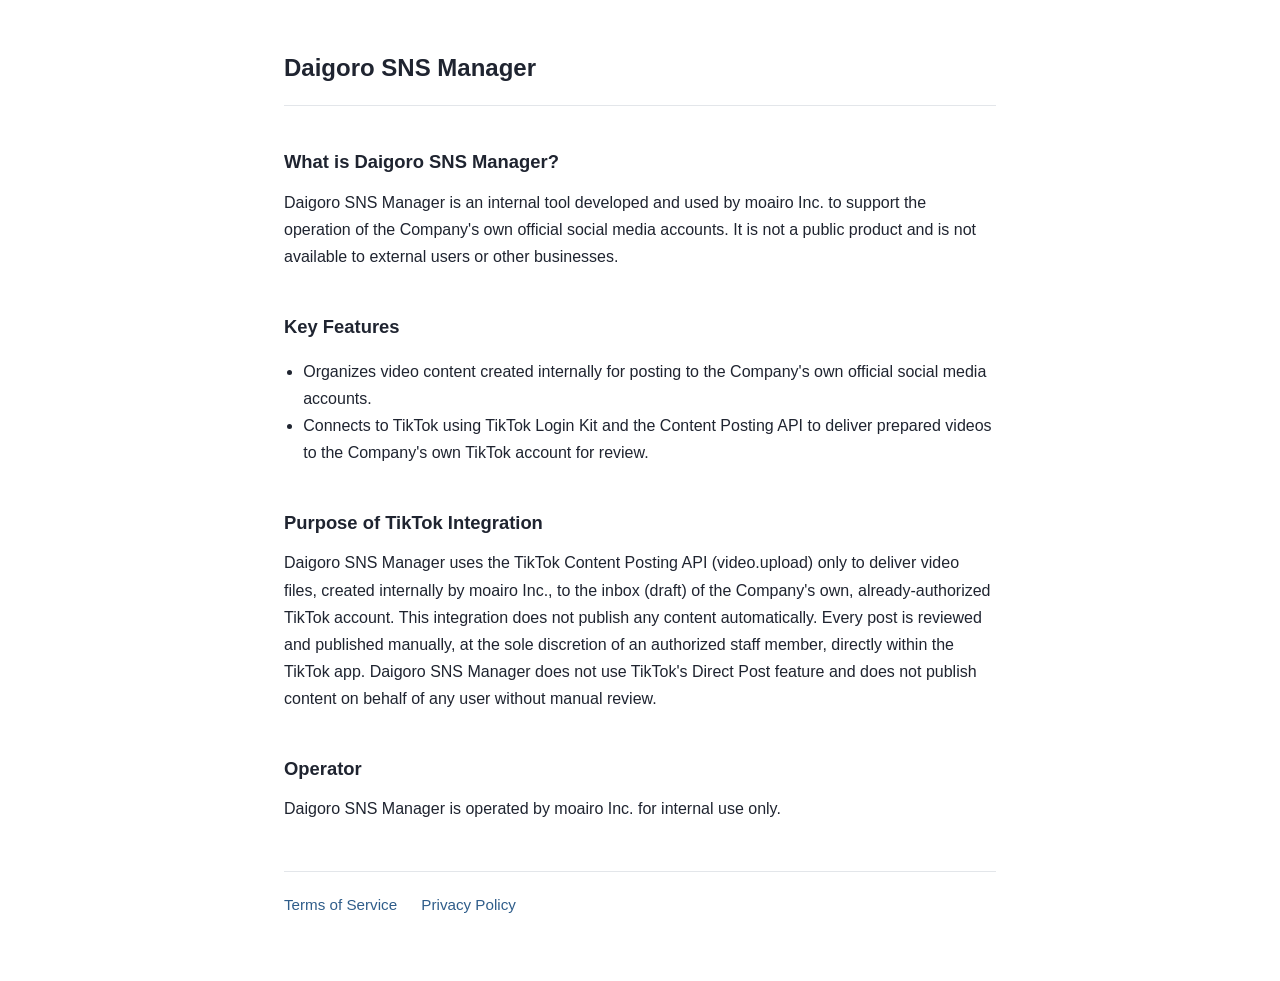
<file: index.html>
<!doctype html>
<html lang="en">
<head>
<meta charset="utf-8">
<meta name="viewport" content="width=device-width, initial-scale=1">
<title>Daigoro SNS Manager</title>
<link rel="stylesheet" href="style.css">
</head>
<body>
<div class="page">

<header class="site-header">
<h1>Daigoro SNS Manager</h1>
</header>

<h2>What is Daigoro SNS Manager?</h2>
<p>Daigoro SNS Manager is an internal tool developed and used by moairo Inc. to support the operation of the Company's own official social media accounts. It is not a public product and is not available to external users or other businesses.</p>

<h2>Key Features</h2>
<ul>
<li>Organizes video content created internally for posting to the Company's own official social media accounts.</li>
<li>Connects to TikTok using TikTok Login Kit and the Content Posting API to deliver prepared videos to the Company's own TikTok account for review.</li>
</ul>

<h2>Purpose of TikTok Integration</h2>
<p>Daigoro SNS Manager uses the TikTok Content Posting API (video.upload) only to deliver video files, created internally by moairo Inc., to the inbox (draft) of the Company's own, already-authorized TikTok account. This integration does not publish any content automatically. Every post is reviewed and published manually, at the sole discretion of an authorized staff member, directly within the TikTok app. Daigoro SNS Manager does not use TikTok's Direct Post feature and does not publish content on behalf of any user without manual review.</p>

<h2>Operator</h2>
<p>Daigoro SNS Manager is operated by moairo Inc. for internal use only.</p>

<footer class="site-footer">
<a href="terms.html">Terms of Service</a>
<a href="privacy.html">Privacy Policy</a>
</footer>

</div>
</body>
</html>
</file>
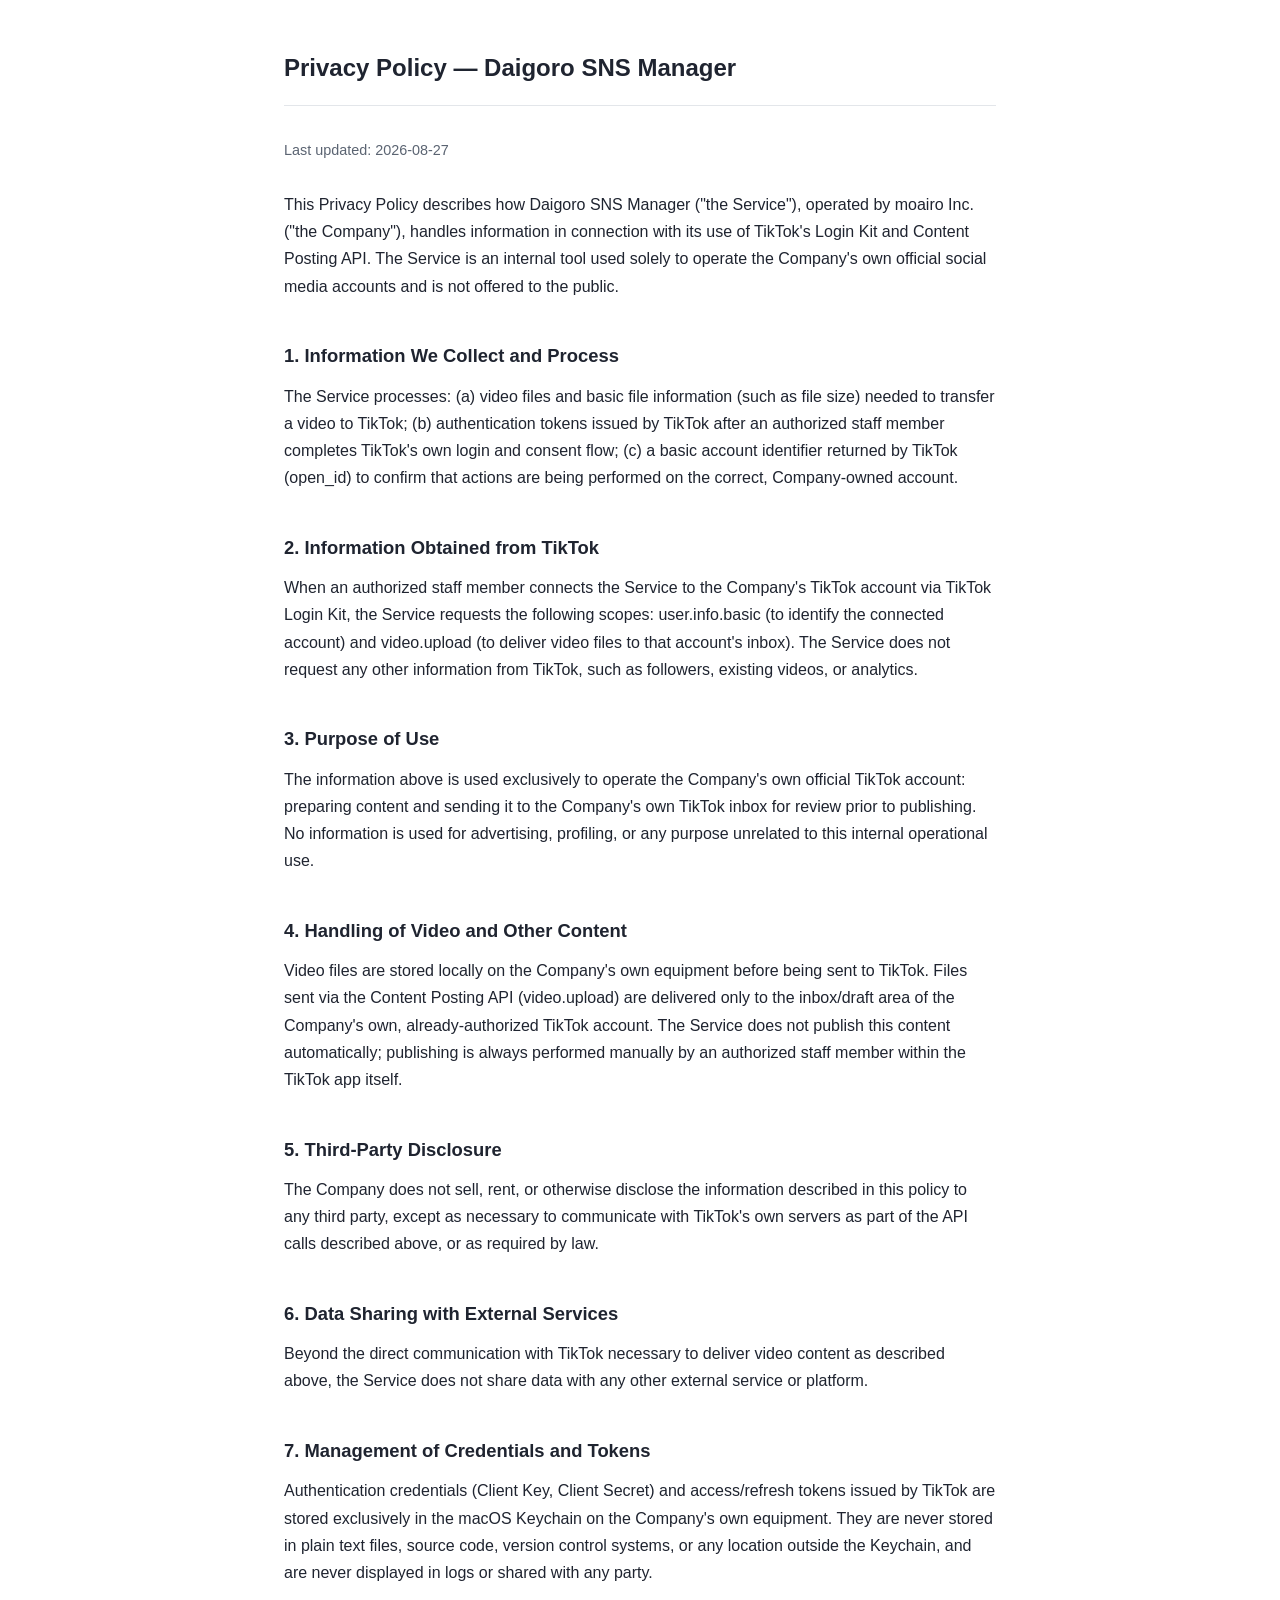
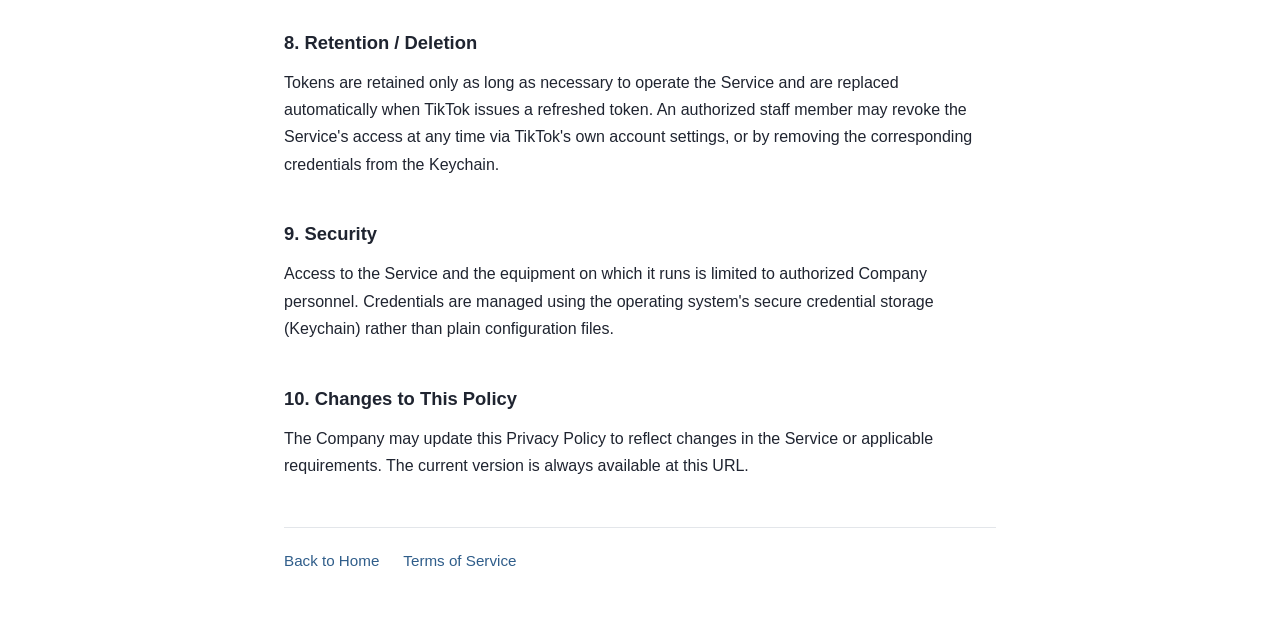
<file: privacy.html>
<!doctype html>
<html lang="en">
<head>
<meta charset="utf-8">
<meta name="viewport" content="width=device-width, initial-scale=1">
<title>Privacy Policy — Daigoro SNS Manager</title>
<link rel="stylesheet" href="style.css">
</head>
<body>
<div class="page">

<header class="site-header">
<h1>Privacy Policy — Daigoro SNS Manager</h1>
</header>

<p class="meta">Last updated: 2026-08-27</p>

<p>This Privacy Policy describes how Daigoro SNS Manager ("the Service"), operated by moairo Inc. ("the Company"), handles information in connection with its use of TikTok's Login Kit and Content Posting API. The Service is an internal tool used solely to operate the Company's own official social media accounts and is not offered to the public.</p>

<h2>1. Information We Collect and Process</h2>
<p>The Service processes: (a) video files and basic file information (such as file size) needed to transfer a video to TikTok; (b) authentication tokens issued by TikTok after an authorized staff member completes TikTok's own login and consent flow; (c) a basic account identifier returned by TikTok (open_id) to confirm that actions are being performed on the correct, Company-owned account.</p>

<h2>2. Information Obtained from TikTok</h2>
<p>When an authorized staff member connects the Service to the Company's TikTok account via TikTok Login Kit, the Service requests the following scopes: user.info.basic (to identify the connected account) and video.upload (to deliver video files to that account's inbox). The Service does not request any other information from TikTok, such as followers, existing videos, or analytics.</p>

<h2>3. Purpose of Use</h2>
<p>The information above is used exclusively to operate the Company's own official TikTok account: preparing content and sending it to the Company's own TikTok inbox for review prior to publishing. No information is used for advertising, profiling, or any purpose unrelated to this internal operational use.</p>

<h2>4. Handling of Video and Other Content</h2>
<p>Video files are stored locally on the Company's own equipment before being sent to TikTok. Files sent via the Content Posting API (video.upload) are delivered only to the inbox/draft area of the Company's own, already-authorized TikTok account. The Service does not publish this content automatically; publishing is always performed manually by an authorized staff member within the TikTok app itself.</p>

<h2>5. Third-Party Disclosure</h2>
<p>The Company does not sell, rent, or otherwise disclose the information described in this policy to any third party, except as necessary to communicate with TikTok's own servers as part of the API calls described above, or as required by law.</p>

<h2>6. Data Sharing with External Services</h2>
<p>Beyond the direct communication with TikTok necessary to deliver video content as described above, the Service does not share data with any other external service or platform.</p>

<h2>7. Management of Credentials and Tokens</h2>
<p>Authentication credentials (Client Key, Client Secret) and access/refresh tokens issued by TikTok are stored exclusively in the macOS Keychain on the Company's own equipment. They are never stored in plain text files, source code, version control systems, or any location outside the Keychain, and are never displayed in logs or shared with any party.</p>

<h2>8. Retention / Deletion</h2>
<p>Tokens are retained only as long as necessary to operate the Service and are replaced automatically when TikTok issues a refreshed token. An authorized staff member may revoke the Service's access at any time via TikTok's own account settings, or by removing the corresponding credentials from the Keychain.</p>

<h2>9. Security</h2>
<p>Access to the Service and the equipment on which it runs is limited to authorized Company personnel. Credentials are managed using the operating system's secure credential storage (Keychain) rather than plain configuration files.</p>

<h2>10. Changes to This Policy</h2>
<p>The Company may update this Privacy Policy to reflect changes in the Service or applicable requirements. The current version is always available at this URL.</p>

<footer class="site-footer">
<a href="index.html">Back to Home</a>
<a href="terms.html">Terms of Service</a>
</footer>

</div>
</body>
</html>
</file>
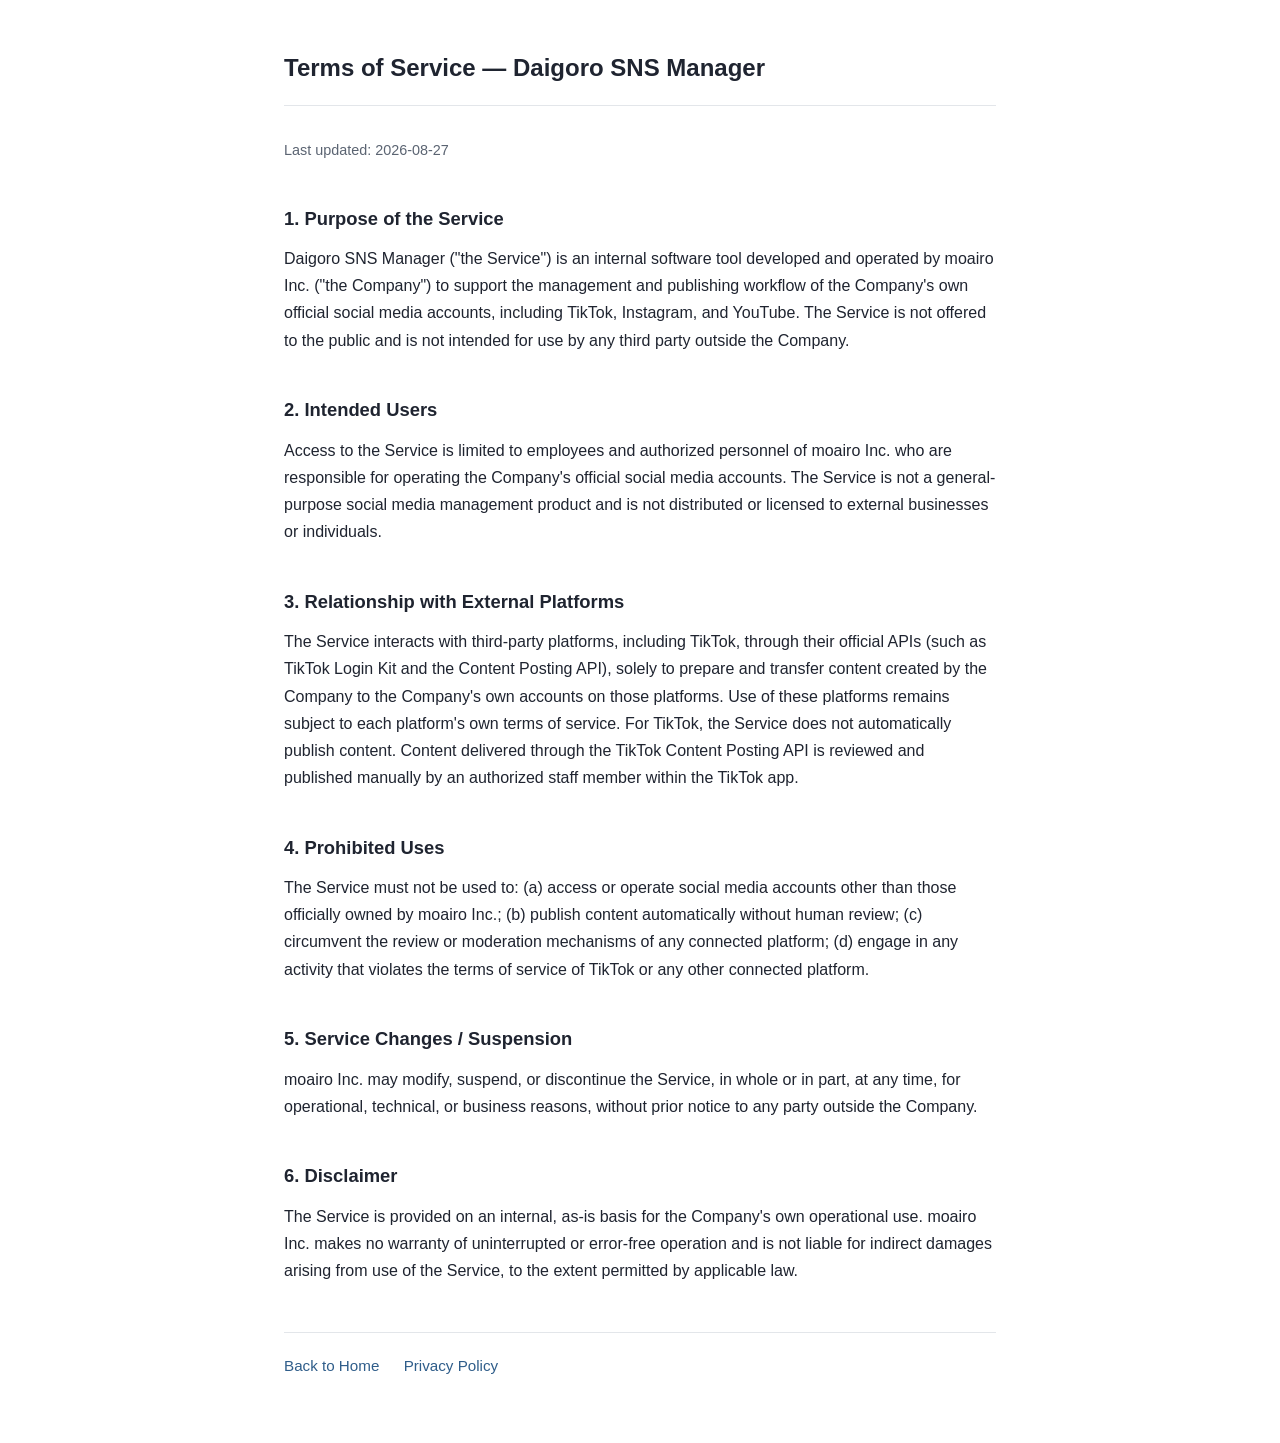
<file: terms.html>
<!doctype html>
<html lang="en">
<head>
<meta charset="utf-8">
<meta name="viewport" content="width=device-width, initial-scale=1">
<title>Terms of Service — Daigoro SNS Manager</title>
<link rel="stylesheet" href="style.css">
</head>
<body>
<div class="page">

<header class="site-header">
<h1>Terms of Service — Daigoro SNS Manager</h1>
</header>

<p class="meta">Last updated: 2026-08-27</p>

<h2>1. Purpose of the Service</h2>
<p>Daigoro SNS Manager ("the Service") is an internal software tool developed and operated by moairo Inc. ("the Company") to support the management and publishing workflow of the Company's own official social media accounts, including TikTok, Instagram, and YouTube. The Service is not offered to the public and is not intended for use by any third party outside the Company.</p>

<h2>2. Intended Users</h2>
<p>Access to the Service is limited to employees and authorized personnel of moairo Inc. who are responsible for operating the Company's official social media accounts. The Service is not a general-purpose social media management product and is not distributed or licensed to external businesses or individuals.</p>

<h2>3. Relationship with External Platforms</h2>
<p>The Service interacts with third-party platforms, including TikTok, through their official APIs (such as TikTok Login Kit and the Content Posting API), solely to prepare and transfer content created by the Company to the Company's own accounts on those platforms. Use of these platforms remains subject to each platform's own terms of service. For TikTok, the Service does not automatically publish content. Content delivered through the TikTok Content Posting API is reviewed and published manually by an authorized staff member within the TikTok app.</p>

<h2>4. Prohibited Uses</h2>
<p>The Service must not be used to: (a) access or operate social media accounts other than those officially owned by moairo Inc.; (b) publish content automatically without human review; (c) circumvent the review or moderation mechanisms of any connected platform; (d) engage in any activity that violates the terms of service of TikTok or any other connected platform.</p>

<h2>5. Service Changes / Suspension</h2>
<p>moairo Inc. may modify, suspend, or discontinue the Service, in whole or in part, at any time, for operational, technical, or business reasons, without prior notice to any party outside the Company.</p>

<h2>6. Disclaimer</h2>
<p>The Service is provided on an internal, as-is basis for the Company's own operational use. moairo Inc. makes no warranty of uninterrupted or error-free operation and is not liable for indirect damages arising from use of the Service, to the extent permitted by applicable law.</p>

<footer class="site-footer">
<a href="index.html">Back to Home</a>
<a href="privacy.html">Privacy Policy</a>
</footer>

</div>
</body>
</html>
</file>
<file: style.css>
:root {
  --bg: #ffffff;
  --text: #1f2430;
  --muted: #5b6472;
  --accent: #2f5d8a;
  --border: #e3e6ea;
}

* {
  box-sizing: border-box;
}

body {
  margin: 0;
  background: var(--bg);
  color: var(--text);
  font-family: -apple-system, BlinkMacSystemFont, "Segoe UI", Helvetica, Arial, sans-serif;
  line-height: 1.7;
}

.page {
  max-width: 760px;
  margin: 0 auto;
  padding: 48px 24px 64px;
}

header.site-header {
  border-bottom: 1px solid var(--border);
  padding-bottom: 16px;
  margin-bottom: 32px;
}

header.site-header h1 {
  font-size: 1.5rem;
  margin: 0;
}

h2 {
  font-size: 1.15rem;
  margin-top: 2.2em;
  margin-bottom: 0.6em;
}

p {
  margin: 0 0 1em;
}

.meta {
  color: var(--muted);
  font-size: 0.9rem;
  margin-bottom: 2em;
}

a {
  color: var(--accent);
  text-decoration: none;
}

a:hover {
  text-decoration: underline;
}

footer.site-footer {
  border-top: 1px solid var(--border);
  margin-top: 48px;
  padding-top: 20px;
  font-size: 0.95rem;
}

footer.site-footer a {
  margin-right: 20px;
}

ul {
  padding-left: 1.2em;
}
</file>
